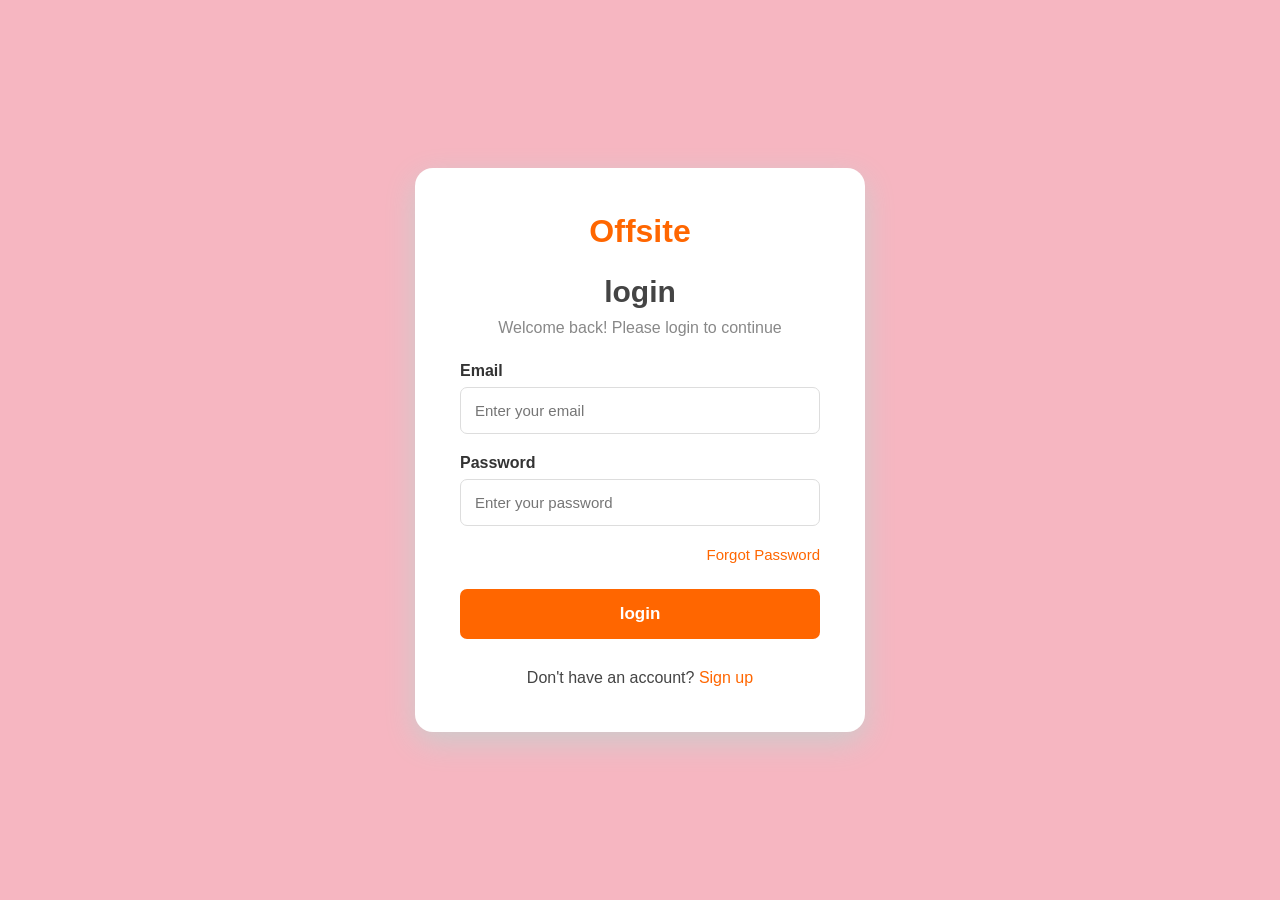
<file: index.html>
<!DOCTYPE html>
<html lang="en">
    <head>
        <meta charset="UTF-8">
        <meta name="viewport" content="width=device-width,initial-scale=1.0">
        <title>Login</title>
        <link rel="stylesheet" href="style.css">
  
    </head>
    <body>
       <div class="login">
        <div class="offsite">Offsite</div>
        <h1>login</h1>
        <p class="welcome">
         Welcome back! Please login to continue
        </p >
        <form>
            <label>Email</label>
            <input type="email" id="email" placeholder="Enter your email" required>
            <label>Password</label>
            <input type="password" id="password" placeholder="Enter your password" required>
            <div class="forgot">
                <a href="#">Forgot Password</a>

            </div>
            <button class="login-button" type="submit">
                login
            </button>
        </form>
        <div class="account">
            Don't have an account?
            <a href="#">Sign up</a>
        </div>
       </div>
    </body>
</html>
</file>
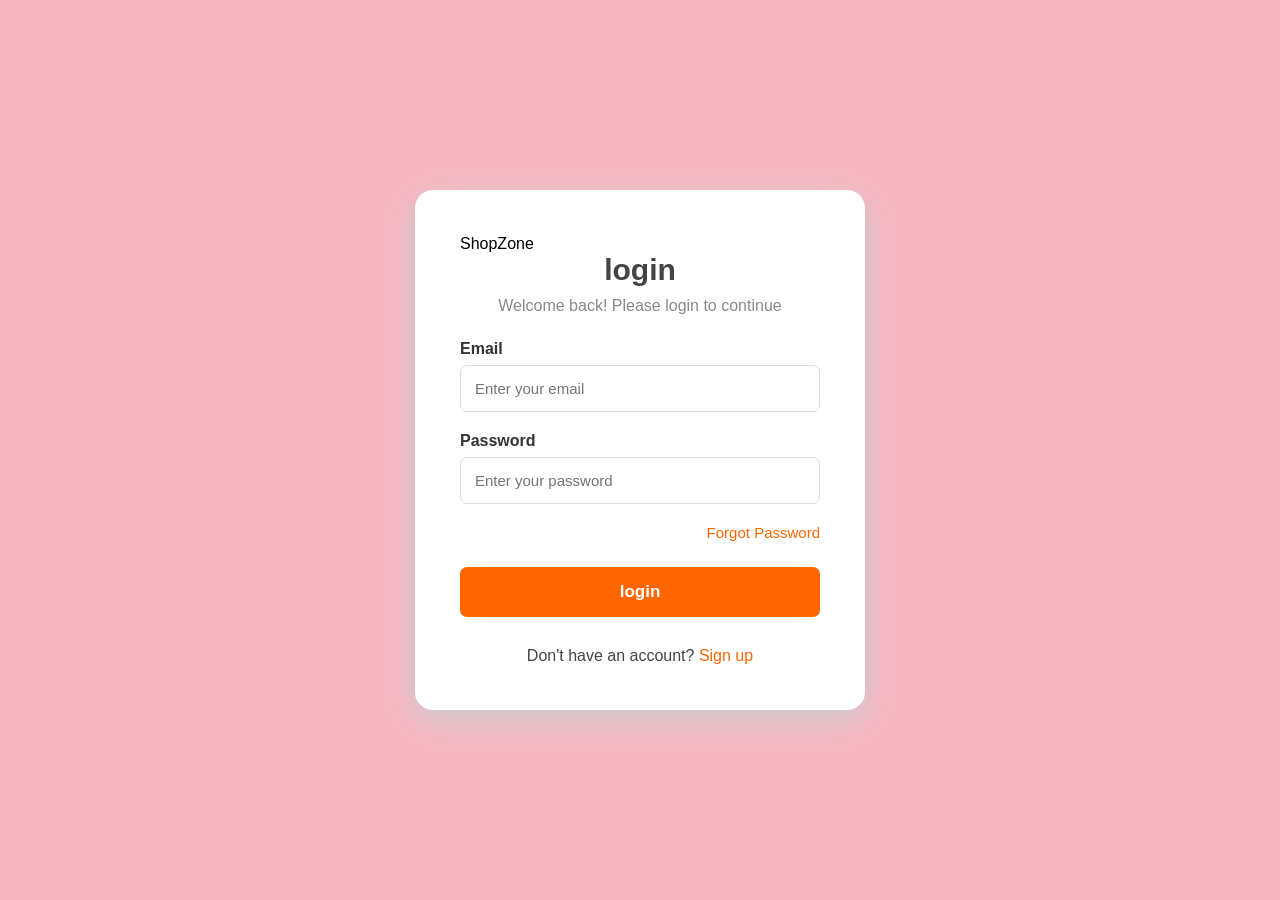
<file: website.html>
<!DOCTYPE html>
<html lang="en">
    <head>
        <meta charset="UTF-8">
        <meta name="viewport" content="width=device-width,initial-scale=1.0">
        <title>Login</title>
        <link rel="stylesheet" href="style.css">
  
    </head>
    <body>
       <div class="login">
        <div class="shopzone">ShopZone</div>
        <h1>login</h1>
        <p class="welcome">
         Welcome back! Please login to continue
        </p >
        <form>
            <label>Email</label>
            <input type="email" id="email" placeholder="Enter your email" required>
            <label>Password</label>
            <input type="password" id="password" placeholder="Enter your password" required>
            <div class="forgot">
                <a href="#">Forgot Password</a>

            </div>
            <button class="login-button" type="submit">
                login
            </button>
        </form>
        <div class="account">
            Don't have an account?
            <a href="#">Sign up</a>
        </div>
       </div>
    </body>
</html>
</file>
<file: style.css>
*{
  margin:0;
  padding:0;
  box-sizing:border-box;
  font-family:Arial,sans-serif;
    
}
body{
  
    background-color:#f6b6c1;
    align-items:center;
    display:flex;
    justify-content:center;
    min-height:100vh;

}
.login {
    width:450px;
    min-height:500px;
    background-color:white;
    padding:45px;
    border-radius:18px;
    box-shadow:0px 10px 30px #ccc;


}
.offsite{

    text-align:center;
    color:#ff6600;
    font-size:32px;
    font-weight:bold;
    margin-bottom:25px;


}
h1{
    text-align:center;
    color:#444;
    font-size:30px;
    margin-bottom:10px;
}
.welcome{
    text-align:center;
    color:#888;
    margin-bottom:25px;
}

label{
    display:block;
    margin-bottom:7px;
    color:#333;
    font-weight:bold;
}

input{
    width:100%;
    padding:14px;
    margin-bottom:20px;
    border:1px solid #ddd;
    border-radius:7px;
    font-size:15px;
}
input:focus{
    outline:none;
    border-color:#ff6600;
}
.forgot{
    text-align:right;
    margin-bottom:25px;
}
.forgot a{
    color:#ff6600;
    text-decoration: none;
    font-size:15px;
}
.login-button{
    width:100%;
    padding:15px;
    background-color: #ff6600;
    color:white;
    border:none;
    border-radius:7px;
    font-size:17px;
    font-weight:bold;
    cursor:pointer; 

    
}
.login-button:hover{
    background-color:#e65c00;
}
.account{
    text-align:center;
    margin-top:30px;
    color:#444;
}
.account a {
    color:#ff6600;
    text-decoration: none;
}
</file>
